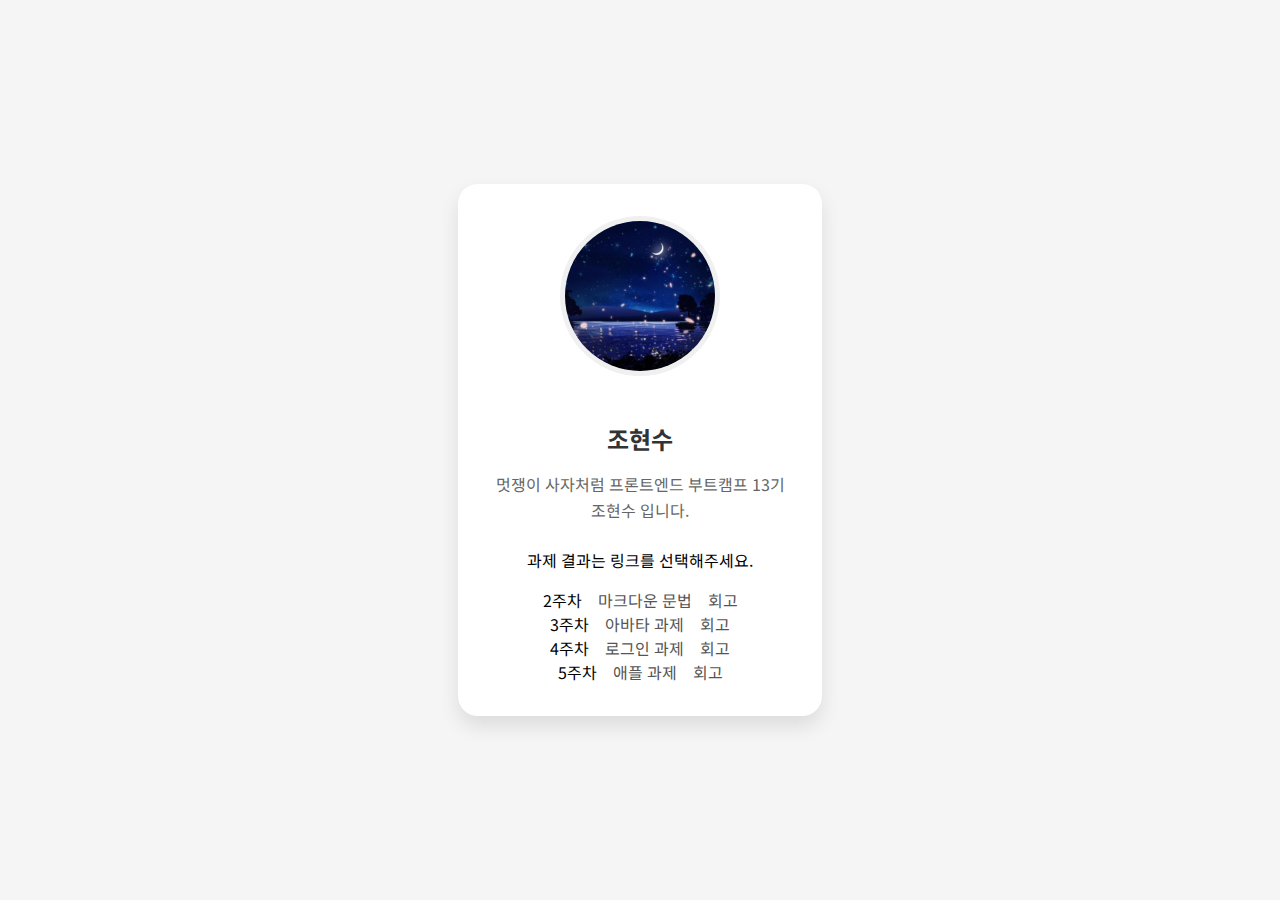
<file: index.html>
<!doctype html>
<html lang="ko">
  <head>
    <meta charset="UTF-8" />
    <meta name="viewport" content="width=device-width, initial-scale=1.0" />
    <title>HTML/CSS 과제</title>
    <style>
      body {
        margin: 0;
        padding: 0;
        font-family: "Noto Sans KR", sans-serif;
        background-color: #f5f5f5;
        display: flex;
        justify-content: center;
        align-items: center;
        min-height: 100vh;
      }

      .profile-card {
        background: white;
        border-radius: 20px;
        box-shadow: 0 10px 20px rgba(0, 0, 0, 0.1);
        padding: 2rem;
        width: 300px;
        text-align: center;
      }

      .profile-image {
        width: 150px;
        height: 150px;
        border-radius: 50%;
        margin-bottom: 1.5rem;
        object-fit: cover;
        border: 5px solid #f0f0f0;
      }

      .name {
        font-size: 1.5rem;
        font-weight: bold;
        color: #333;
        margin-bottom: 0.5rem;
      }

      .bio {
        color: #666;
        line-height: 1.6;
        margin-bottom: 1.5rem;
      }

      .homework-links {
        display: flex;
        justify-content: center;
        gap: 1rem;
        margin: 0;
        padding: 0;
        list-style: none;
      }

      .homework-links a {
        color: #555;
        text-decoration: none;
        transition: color 0.3s ease;
      }

      .homework-links a:hover {
        color: #007bff;
      }
    </style>
    <link
      href="https://fonts.googleapis.com/css2?family=Noto+Sans+KR:wght@400;700&display=swap"
      rel="stylesheet"
    />
    <link
      rel="stylesheet"
      href="https://cdnjs.cloudflare.com/ajax/libs/font-awesome/5.15.4/css/all.min.css"
    />
  </head>
  <body>
    <div class="profile-card">
      <img
        src="./src/assets/images/jhs_profile.jpg"
        alt="프로필 이미지"
        class="profile-image"
      />
      <h1 class="name">조현수</h1>
      <p class="bio">멋쟁이 사자처럼 프론트엔드 부트캠프 13기 조현수 입니다.</p>
      <p>과제 결과는 링크를 선택해주세요.</p>
      <ul class="homework-links">
        <li>2주차</li>
        <li><a href="./src/md/markdown.md">마크다운 문법</a></li>
        <li><a href="./src/md/retrospect.md">회고 </a></li>
      </ul>

      <ul class="homework-links">
        <li>3주차</li>
        <li><a href="./src/avatars/avatars.html">아바타 과제</a></li>
        <li><a href="./src/md/retrospect.md">회고 </a></li>
      </ul>

      <ul class="homework-links">
        <li>4주차</li>
        <li><a href="./src/login/login.html">로그인 과제</a></li>
        <li><a href="./src/login/login.md">회고 </a></li>
      </ul>
      <ul class="homework-links">
        <li>5주차</li>
        <li><a href="./src/apple/apple.html">애플 과제</a></li>
        <li><a href="./src/apple/apple.md">회고 </a></li>
      </ul>
    </div>
  </body>
</html>
</file>
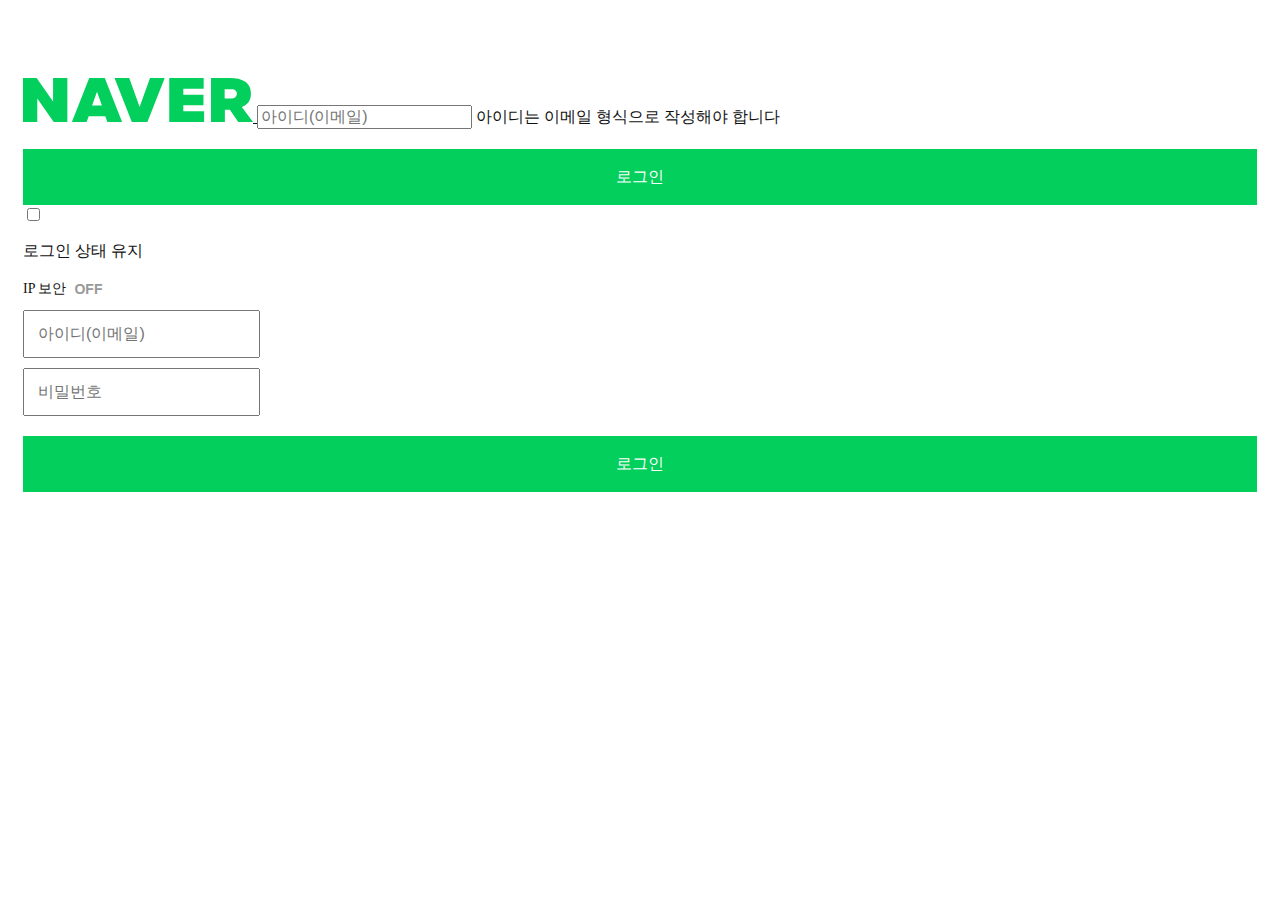
<file: src/login/loginComponut.html>
<!doctype html>
<html lang="ko-KR">
  <head>
    <meta charset="UTF-8" />
    <meta name="viewport" content="width=device-width, initial-scale=1.0" />
    <link rel="stylesheet" href="/src/login/styles/login.css" />
    <title>Document</title>
  </head>
  <body>
    <!-- 네이버 헤더 로고 -->
    <a href="https://www.naver.com/">
      <img src="./assetes/naverLogo.svg" alt="네이버 로고 이미지" />
    </a>

    <!-- 아이디/비밀번호 입력 폼 -->
    <input type="email" placeholder="아이디(이메일)" required />
    <span class="errorMessage">아이디는 이메일 형식으로 작성해야 합니다</span>

    <!-- 로그인 버튼 -->
    <button type="submit" class="loginBtn">로그인</button>

    <!-- 자동 로그인 입력 토글 -->
    <aside class="autoLogin">
      <input class="autoLoginImg" type="checkbox" id="autoLoginCheck" /><label
        for="autoLoginCheck"
      ></label>

      <p>로그인 상태 유지</p>
    </aside>

    <!-- ip보안 스위치 -->
    <aside class="ipSecurity">
      <a href="./pages/ip_security.html">IP 보안 </a>
      <input type="checkbox" class="securityToggle" id="securityToggle" /><label
        for="securityToggle"
      ></label>
    </aside>

    <!-- 로그인 폼 -->
    <form action="\" class="formArea">
      <input type="email" placeholder="아이디(이메일)" required />
      <span class="errorMessage">아이디는 이메일 형식으로 작성해야 합니다</span>
      <input type="password" placeholder="비밀번호" required />
      <span class="errorMessage"
        >비밀번호는 10자리 이내로 입력해주셔야합니다.</span
      >
      <button type="submit" class="loginBtn">로그인</button>
    </form>
  </body>
</html>
</file>
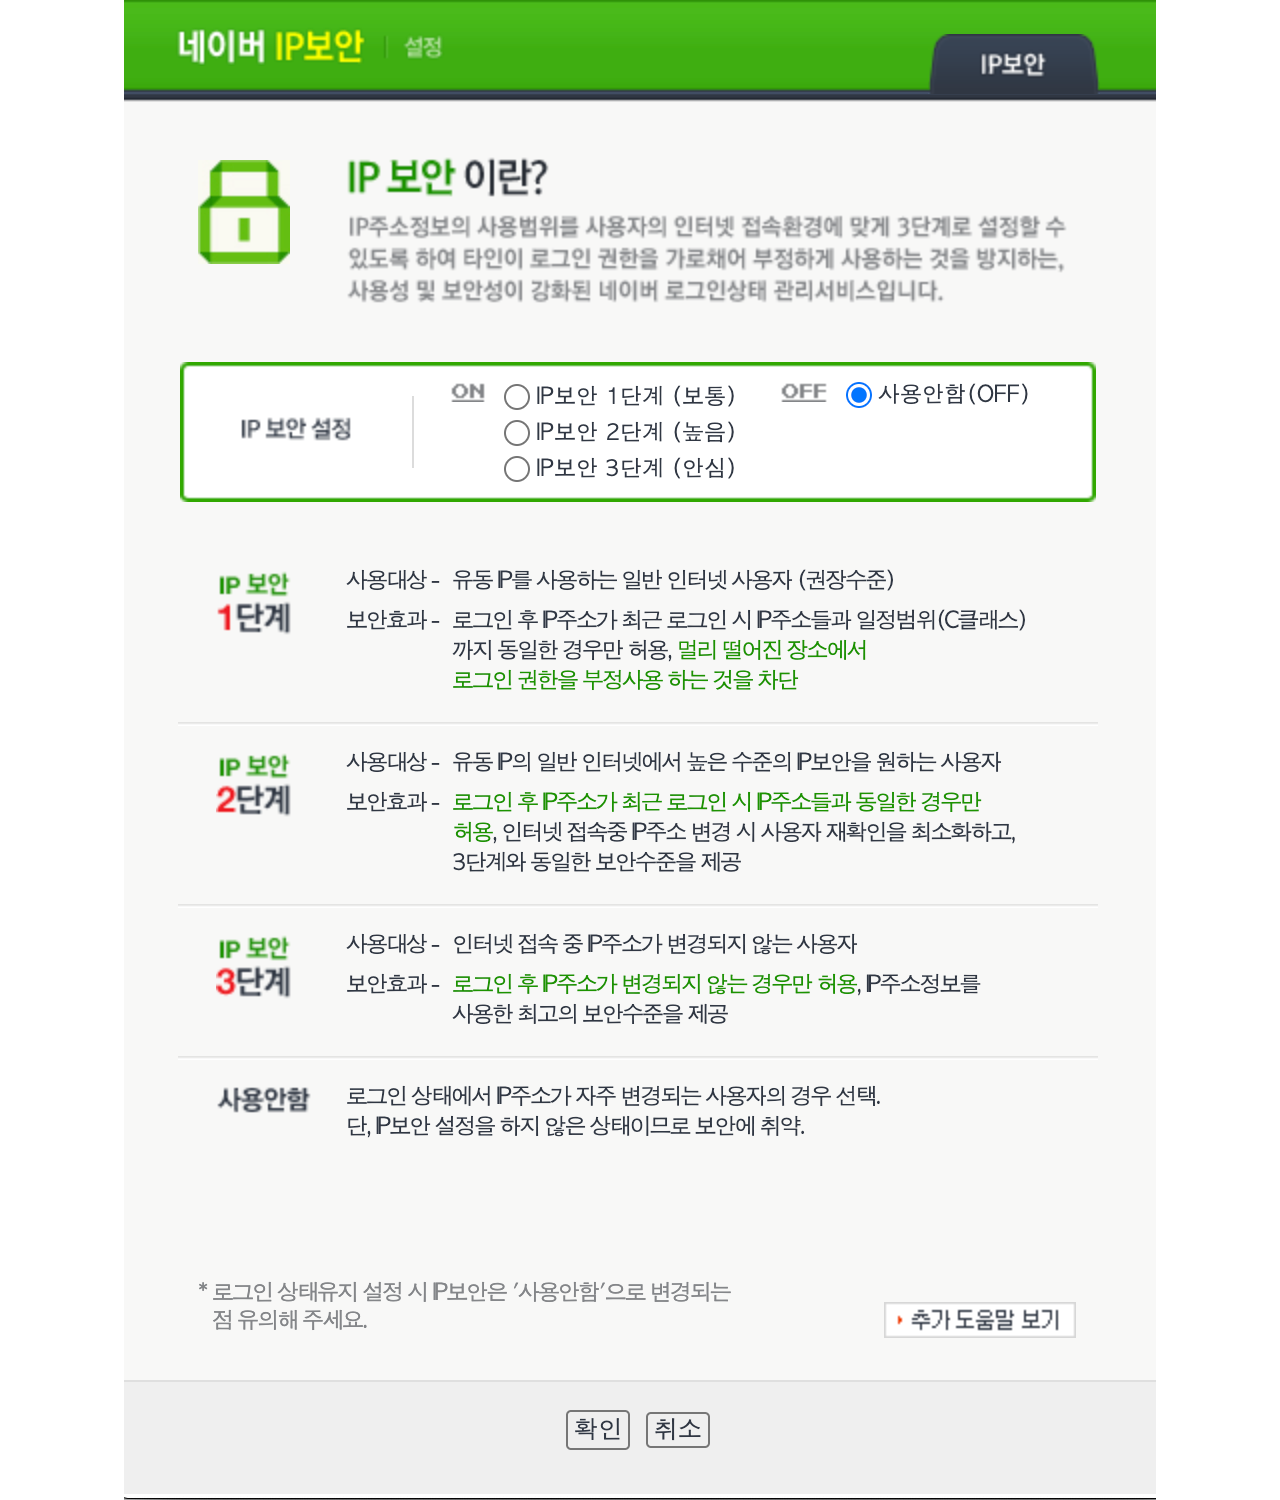
<file: src/login/pages/ip_security.html>
<!doctype html>
<html lang="ko">
  <head>
    <meta charset="UTF-8" />
    <meta name="viewport" content="width=device-width, initial-scale=1.0" />
    <title>네이버 IP 보안 로그인</title>
    <style>
      body {
        margin: 0;
      }

      div {
        display: flex;
        justify-content: center;
      }

      img {
        max-width: 100%;
        height: auto;
        margin: 0 auto;
      }
    </style>
  </head>

  <body>
    <div>
      <img src="./ip-security.png" alt="IP 보안 이란?..." />
    </div>
  </body>
</html>
</file>
<file: src/login/styles/login.css>
/* CSS를 활용하여 레이아웃 및 스타일링을 완성해주세요 */
@import url(../styles/loginComponnt.css);
body *,
body *::after,
body *::before {
  box-sizing: border-box;
  font-size: 1rem;
  color: #121212;
}
/* 로그인 */
header {
  margin-block-start: 6.25rem;

  .naverLogo {
    margin: 0 auto;
  }
}

.loginForm {
  margin: 2.8125rem auto;
  block-size: fit-content;

  &:focus {
    outline: var(--focus-color);
  }

  @media (min-width: 768px) {
    margin: 3.125rem auto;
    inline-size: 31.25rem;
  }

  .formArea {
    inline-size: 100%;
    input {
      inline-size: 100%;
      font-size: var(--input-text-size);
      block-size: var(--input-box-height);
      border: 1px solid var(--border-color);
      background-color: var(--input-bgColor);
    }

    input:focus {
      border-color: #03cf5d;
      background-color: #e9f0fd;
      outline: var(--focus-color);
    }
  }

  .loginBottomArea {
    display: flex;
    justify-content: space-between;
    flex-flow: row-reverse nowrap;
    align-items: center;
    align-content: center;
    margin-top: 0.625rem;

    @media (min-width: 768px) {
      flex-flow: row nowrap;
    }
    p {
      margin: 0;
    }
    .autoLogin {
      display: flex;
      align-items: center;
      align-content: center;

      .autoLoginImg {
        margin: 0 0.3125rem 0 0;
        inline-size: var(--checkBtn-width);
        block-size: var(--checkBtn-height);
        appearance: none;
        position: relative;
        background-repeat: no-repeat;
        background: url("../assetes/autoLoginUnCheckImg.svg") center;
        transition: opacity 0.5s ease-in-out;
      }
      .autoLoginImg::before {
        content: "";
        position: absolute;
        inset: 0;
        background-image: url("../assetes/autoLoginCheckImg.svg");
        background-repeat: no-repeat;
        opacity: 0;
        transition: opacity 0.5s ease-in-out;
      }

      .autoLoginImg:checked::before {
        opacity: 1;
      }
    }
  }
}

.ipSecurity {
  @media (min-width: 768px) {
    display: flex;
    align-items: center;
    align-content: center;

    #securityToggle:checked::before {
      color: #03cf5d;
      content: "ON";
      font-weight: 700;
      font-size: 0.875rem;
      opacity: 1;
    }
  }
}
</file>
